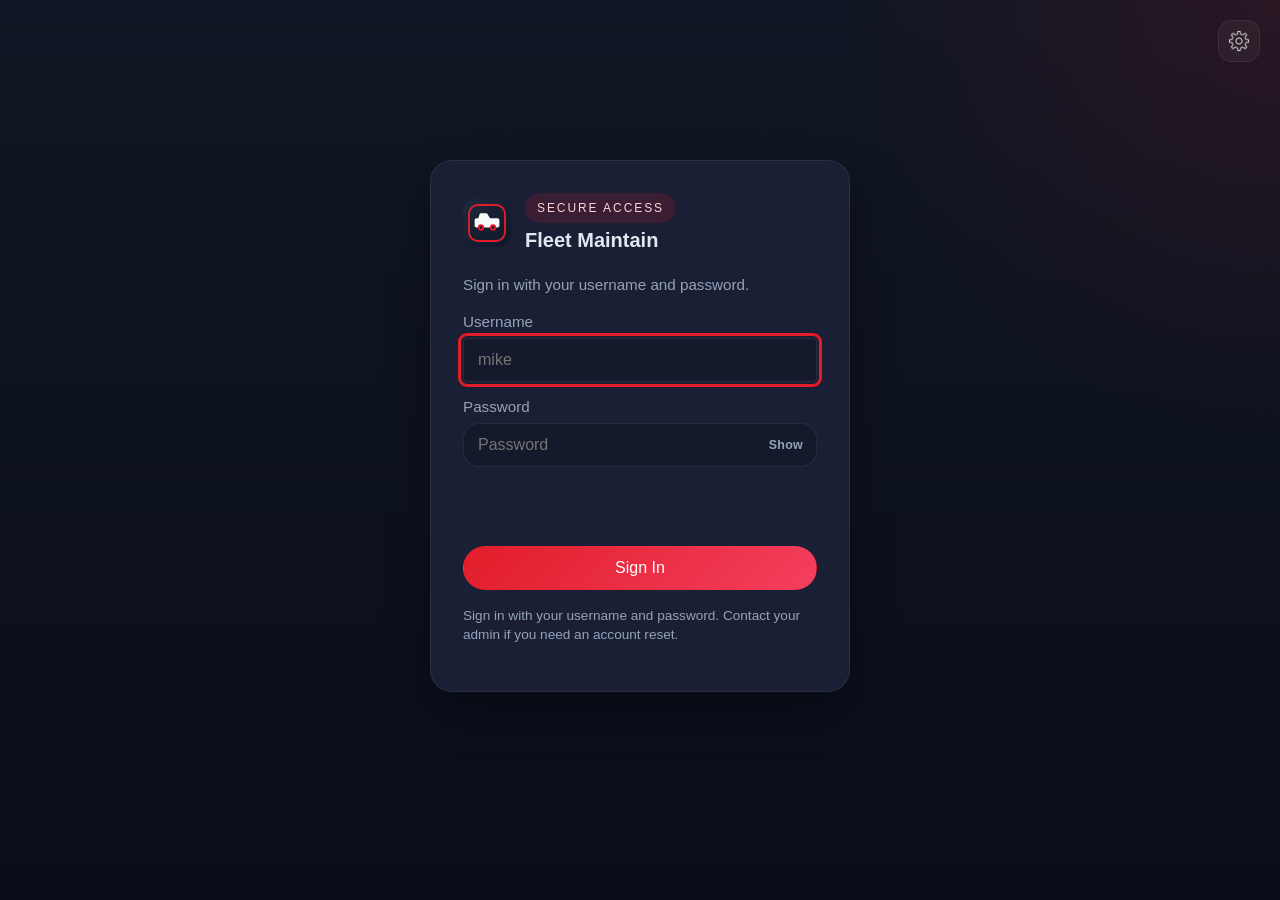
<file: login.html>
<!DOCTYPE html>
<html lang="en">
  <head>
    <meta charset="UTF-8" />
    <meta name="viewport" content="width=device-width, initial-scale=1.0" />
    <title>Sign In | Fleet Maintain</title>
    <link rel="icon" href="logo.svg" type="image/svg+xml" />
    <script src="themes.js?v=1.9.0"></script>
    <link rel="stylesheet" href="shared.css?v=1.9.0" />
    <script src="smi_events.js?v=1.9.0"></script>
    <script src="settings.js?v=1.9.0"></script>
    <style>
      .login-shell {
        min-height: calc(100vh - 48px);
        display: grid;
        place-items: center;
        padding: 24px 0;
      }

      .login-card {
        width: min(420px, 100%);
        padding: 32px;
      }

      .login-brand {
        display: flex;
        align-items: center;
        gap: 14px;
        margin-bottom: 24px;
      }

      .login-brand img {
        width: 48px;
        height: 48px;
        object-fit: contain;
      }

      .login-form {
        display: grid;
        gap: 16px;
        margin-top: 20px;
      }

      .login-error {
        color: #fca5a5;
        font-size: 0.9rem;
        min-height: 1.2em;
      }

      .login-hint {
        margin-top: 16px;
        font-size: 0.85rem;
        color: var(--muted);
        line-height: 1.45;
      }
    </style>
  </head>
  <body>
    <div class="page login-shell">
      <section class="card login-card">
        <div class="login-brand">
          <img src="logo.svg" alt="Fleet Maintain" />
          <div>
            <span class="eyebrow">Secure Access</span>
            <h2 style="margin: 6px 0 0;">Fleet Maintain</h2>
          </div>
        </div>
        <p class="hero-sub">Sign in with your username and password.</p>
        <form class="login-form" id="login-form">
          <div class="filter-group">
            <label for="username">Username</label>
            <input id="username" type="text" autocomplete="username" required autofocus placeholder="mike" />
          </div>
          <div class="filter-group">
            <label for="password">Password</label>
            <input id="password" type="password" autocomplete="current-password" required placeholder="Password" />
          </div>
          <p class="login-error" id="login-error" aria-live="polite"></p>
          <button class="btn primary" type="submit" id="login-btn">Sign In</button>
        </form>
        <p class="login-hint">
          Sign in with your username and password. Contact your admin if you need an account reset.
        </p>
      </section>
    </div>

    <script>
      const params = new URLSearchParams(window.location.search);
      const nextUrl = params.get('next') || '/index.html';

      document.getElementById('login-form').addEventListener('submit', async (event) => {
        event.preventDefault();
        const btn = document.getElementById('login-btn');
        const errorEl = document.getElementById('login-error');
        const username = document.getElementById('username').value.trim();
        const password = document.getElementById('password').value;
        btn.disabled = true;
        errorEl.textContent = '';

        try {
          const response = await fetch('/api/auth/login', {
            method: 'POST',
            headers: { 'Content-Type': 'application/json' },
            credentials: 'same-origin',
            body: JSON.stringify({ username, password }),
          });
          if (!response.ok) {
            let detail = 'Incorrect username or password.';
            try {
              const body = await response.json();
              detail = body.detail || detail;
            } catch (err) {
              /* ignore */
            }
            errorEl.textContent = detail;
            btn.disabled = false;
            return;
          }
          window.location.href = nextUrl;
        } catch (err) {
          errorEl.textContent = 'Could not reach the server. Check your connection.';
          btn.disabled = false;
        }
      });
    </script>
  </body>
</html>
</file>
<file: shared.css>
html,
[data-theme='smi-racing'] {
  --bg: #0a0e1a;
  --panel: #1a1f35;
  --panel-strong: #141a2c;
  --text: #e2e8f0;
  --muted: #94a3b8;
  --accent: #e11d29;
  --accent-2: #f43f5e;
  --accent-soft: rgba(225, 29, 41, 0.16);
  --accent-border: rgba(225, 29, 41, 0.18);
  --border: rgba(226, 232, 240, 0.08);
  --shadow: 0 22px 45px rgba(0, 0, 0, 0.32);
  --success: #34d399;
  --warning: #fbbf24;
  --bg-glow: rgba(225, 29, 41, 0.12);
  --bg-top: #101623;
  --input-bg: rgba(20, 26, 44, 0.96);
  --modal-overlay: rgba(10, 14, 26, 0.76);
  --eyebrow-text: #ffd3d6;
  --surface: rgba(255, 255, 255, 0.04);
  --surface-hover: rgba(255, 255, 255, 0.06);
  --surface-border: rgba(255, 255, 255, 0.08);
}

[data-theme='dale-earnhardt'] {
  --bg: #050505;
  --panel: #111111;
  --panel-strong: #0a0a0a;
  --text: #f5f5f5;
  --muted: #9ca3af;
  --accent: #c41e3a;
  --accent-2: #7f1d1d;
  --accent-soft: rgba(196, 30, 58, 0.24);
  --accent-border: rgba(196, 30, 58, 0.34);
  --border: rgba(192, 192, 192, 0.16);
  --shadow: 0 22px 45px rgba(0, 0, 0, 0.62);
  --bg-glow: rgba(196, 30, 58, 0.14);
  --bg-top: #0a0a0a;
  --input-bg: rgba(10, 10, 10, 0.96);
  --modal-overlay: rgba(0, 0, 0, 0.84);
  --eyebrow-text: #fecaca;
  --surface: rgba(255, 255, 255, 0.05);
  --surface-hover: rgba(255, 255, 255, 0.08);
  --surface-border: rgba(192, 192, 192, 0.12);
}

[data-theme='jeff-gordon'] {
  --bg: #05102a;
  --panel: #0f2558;
  --panel-strong: #0a1a42;
  --text: #eff6ff;
  --muted: #93c5fd;
  --accent: #ffd100;
  --accent-2: #e4002b;
  --accent-soft: rgba(255, 209, 0, 0.2);
  --accent-border: rgba(255, 209, 0, 0.32);
  --border: rgba(147, 197, 253, 0.16);
  --shadow: 0 22px 45px rgba(0, 0, 0, 0.45);
  --bg-glow: rgba(228, 0, 43, 0.18);
  --bg-top: #08153a;
  --input-bg: rgba(10, 26, 66, 0.96);
  --modal-overlay: rgba(5, 16, 42, 0.82);
  --eyebrow-text: #fef08a;
  --surface: rgba(255, 255, 255, 0.05);
  --surface-hover: rgba(255, 255, 255, 0.08);
  --surface-border: rgba(147, 197, 253, 0.14);
}

[data-theme='richard-petty'] {
  --bg: #081228;
  --panel: #12306e;
  --panel-strong: #0c2252;
  --text: #f8fafc;
  --muted: #bfdbfe;
  --accent: #dc2626;
  --accent-2: #1e40af;
  --accent-soft: rgba(220, 38, 38, 0.22);
  --accent-border: rgba(220, 38, 38, 0.34);
  --border: rgba(191, 219, 254, 0.14);
  --shadow: 0 22px 45px rgba(0, 0, 0, 0.42);
  --bg-glow: rgba(30, 64, 175, 0.2);
  --bg-top: #0a1838;
  --input-bg: rgba(12, 34, 82, 0.96);
  --modal-overlay: rgba(8, 18, 40, 0.82);
  --eyebrow-text: #fecaca;
  --surface: rgba(255, 255, 255, 0.05);
  --surface-hover: rgba(255, 255, 255, 0.08);
  --surface-border: rgba(191, 219, 254, 0.12);
}

[data-theme='daytona-night'] {
  --bg: #060608;
  --panel: #141414;
  --panel-strong: #0d0d0d;
  --text: #fafafa;
  --muted: #d4d4d8;
  --accent: #f5c518;
  --accent-2: #ca8a04;
  --accent-soft: rgba(245, 197, 24, 0.2);
  --accent-border: rgba(245, 197, 24, 0.32);
  --border: rgba(245, 197, 24, 0.14);
  --shadow: 0 22px 45px rgba(0, 0, 0, 0.55);
  --bg-glow: rgba(245, 197, 24, 0.14);
  --bg-top: #0c0c0c;
  --input-bg: rgba(20, 20, 20, 0.96);
  --modal-overlay: rgba(0, 0, 0, 0.84);
  --eyebrow-text: #fef08a;
  --surface: rgba(255, 255, 255, 0.05);
  --surface-hover: rgba(255, 255, 255, 0.08);
  --surface-border: rgba(245, 197, 24, 0.1);
}

[data-theme='jimmie-johnson'] {
  --bg: #061528;
  --panel: #0c2d5c;
  --panel-strong: #082247;
  --text: #eff6ff;
  --muted: #93c5fd;
  --accent: #ffd100;
  --accent-2: #f59e0b;
  --accent-soft: rgba(255, 209, 0, 0.2);
  --accent-border: rgba(255, 209, 0, 0.34);
  --border: rgba(147, 197, 253, 0.14);
  --shadow: 0 22px 45px rgba(0, 0, 0, 0.48);
  --bg-glow: rgba(255, 209, 0, 0.16);
  --bg-top: #081c3a;
  --input-bg: rgba(8, 34, 71, 0.96);
  --modal-overlay: rgba(6, 21, 40, 0.84);
  --eyebrow-text: #fef08a;
  --surface: rgba(255, 255, 255, 0.05);
  --surface-hover: rgba(255, 255, 255, 0.08);
  --surface-border: rgba(147, 197, 253, 0.12);
}

[data-theme='tony-stewart'] {
  --bg: #0a0806;
  --panel: #1a140f;
  --panel-strong: #120e0a;
  --text: #faf5f0;
  --muted: #d6d3d1;
  --accent: #f97316;
  --accent-2: #ea580c;
  --accent-soft: rgba(249, 115, 22, 0.22);
  --accent-border: rgba(249, 115, 22, 0.34);
  --border: rgba(250, 245, 240, 0.1);
  --shadow: 0 22px 45px rgba(0, 0, 0, 0.58);
  --bg-glow: rgba(249, 115, 22, 0.16);
  --bg-top: #120d09;
  --input-bg: rgba(18, 14, 10, 0.96);
  --modal-overlay: rgba(10, 8, 6, 0.86);
  --eyebrow-text: #fed7aa;
  --surface: rgba(255, 255, 255, 0.05);
  --surface-hover: rgba(255, 255, 255, 0.08);
  --surface-border: rgba(250, 245, 240, 0.1);
}

[data-theme='kyle-busch'] {
  --bg: #1a0508;
  --panel: #3d0f18;
  --panel-strong: #2a0a10;
  --text: #fef2f2;
  --muted: #fecaca;
  --accent: #eab308;
  --accent-2: #dc2626;
  --accent-soft: rgba(234, 179, 8, 0.22);
  --accent-border: rgba(234, 179, 8, 0.34);
  --border: rgba(254, 202, 202, 0.12);
  --shadow: 0 22px 45px rgba(0, 0, 0, 0.5);
  --bg-glow: rgba(220, 38, 38, 0.18);
  --bg-top: #24060c;
  --input-bg: rgba(42, 10, 16, 0.96);
  --modal-overlay: rgba(26, 5, 8, 0.86);
  --eyebrow-text: #fef08a;
  --surface: rgba(255, 255, 255, 0.05);
  --surface-hover: rgba(255, 255, 255, 0.08);
  --surface-border: rgba(254, 202, 202, 0.1);
}

[data-theme='bill-elliott'] {
  --bg: #0a1028;
  --panel: #152a5c;
  --panel-strong: #0f2048;
  --text: #f8fafc;
  --muted: #bfdbfe;
  --accent: #dc2626;
  --accent-2: #2563eb;
  --accent-soft: rgba(220, 38, 38, 0.22);
  --accent-border: rgba(220, 38, 38, 0.34);
  --border: rgba(191, 219, 254, 0.14);
  --shadow: 0 22px 45px rgba(0, 0, 0, 0.46);
  --bg-glow: rgba(37, 99, 235, 0.18);
  --bg-top: #0c1636;
  --input-bg: rgba(15, 32, 72, 0.96);
  --modal-overlay: rgba(10, 16, 40, 0.84);
  --eyebrow-text: #fecaca;
  --surface: rgba(255, 255, 255, 0.05);
  --surface-hover: rgba(255, 255, 255, 0.08);
  --surface-border: rgba(191, 219, 254, 0.12);
}

[data-theme='mark-martin'] {
  --bg: #12100a;
  --panel: #2a2418;
  --panel-strong: #1c1810;
  --text: #fefce8;
  --muted: #fde68a;
  --accent: #ca8a04;
  --accent-2: #b91c1c;
  --accent-soft: rgba(202, 138, 4, 0.22);
  --accent-border: rgba(202, 138, 4, 0.34);
  --border: rgba(253, 230, 138, 0.12);
  --shadow: 0 22px 45px rgba(0, 0, 0, 0.5);
  --bg-glow: rgba(185, 28, 28, 0.16);
  --bg-top: #18140c;
  --input-bg: rgba(28, 24, 16, 0.96);
  --modal-overlay: rgba(18, 16, 10, 0.86);
  --eyebrow-text: #fde68a;
  --surface: rgba(255, 255, 255, 0.05);
  --surface-hover: rgba(255, 255, 255, 0.08);
  --surface-border: rgba(253, 230, 138, 0.1);
}

[data-theme='custom'] {
  --bg: #0a0e1a;
  --panel: #1a1f35;
  --panel-strong: #141a2c;
  --text: #e2e8f0;
  --muted: #94a3b8;
  --accent: #e11d29;
  --accent-2: #f43f5e;
  --accent-soft: rgba(225, 29, 41, 0.16);
  --accent-border: rgba(225, 29, 41, 0.18);
  --border: rgba(226, 232, 240, 0.08);
  --shadow: 0 22px 45px rgba(0, 0, 0, 0.32);
  --success: #34d399;
  --warning: #fbbf24;
  --bg-glow: rgba(225, 29, 41, 0.12);
  --bg-top: #101623;
  --input-bg: rgba(20, 26, 44, 0.96);
  --modal-overlay: rgba(10, 14, 26, 0.76);
  --eyebrow-text: #ffd3d6;
  --surface: rgba(255, 255, 255, 0.04);
  --surface-hover: rgba(255, 255, 255, 0.06);
  --surface-border: rgba(255, 255, 255, 0.08);
}

* {
  box-sizing: border-box;
}

html {
  scroll-behavior: smooth;
}

body {
  margin: 0;
  min-height: 100vh;
  font-family: Inter, "Segoe UI", Roboto, sans-serif;
  background:
    radial-gradient(circle at top right, var(--bg-glow), transparent 28%),
    linear-gradient(180deg, var(--bg-top) 0%, var(--bg) 100%);
  color: var(--text);
  transition: background 220ms ease, color 220ms ease;
}

button,
input,
select,
textarea {
  font: inherit;
}

.password-toggle-wrap {
  position: relative;
  display: block;
  width: 100%;
}

.password-toggle-wrap input {
  width: 100%;
  padding-right: 4.25rem;
}

.password-toggle-btn {
  position: absolute;
  right: 6px;
  top: 50%;
  transform: translateY(-50%);
  border: 0;
  background: transparent;
  color: var(--muted);
  font-size: 0.78rem;
  font-weight: 600;
  letter-spacing: 0.02em;
  padding: 6px 8px;
  border-radius: 8px;
  cursor: pointer;
}

.password-toggle-btn:hover {
  color: var(--text);
  background: var(--surface-hover);
}

img {
  max-width: 100%;
}

a {
  color: inherit;
  text-decoration: none;
}

.page {
  max-width: 1280px;
  margin: 0 auto;
  padding: 24px;
}

.nav {
  display: flex;
  justify-content: space-between;
  align-items: center;
  gap: 18px;
  padding: 16px 0;
  flex-wrap: wrap;
}

.nav-settings-btn {
  display: inline-flex;
  align-items: center;
  justify-content: center;
  width: 42px;
  height: 42px;
  padding: 0;
  border-radius: 14px;
  border: 1px solid var(--border);
  background: var(--surface);
  color: var(--text);
  cursor: pointer;
  transition: background 160ms ease, border-color 160ms ease, transform 160ms ease;
}

.nav-settings-icon {
  width: 22px;
  height: 22px;
  display: block;
  object-fit: contain;
  filter: brightness(0) invert(0.92);
}

.nav-settings-btn:hover {
  background: var(--accent-soft);
  border-color: var(--accent-border);
  transform: rotate(18deg);
}

.nav-settings-btn--floating {
  position: fixed;
  top: 20px;
  right: 20px;
  z-index: 40;
}

.settings-panel {
  width: min(640px, 100%);
  max-height: 90vh;
  overflow: auto;
}

.settings-subblock {
  margin-top: 16px;
}

.settings-subblock h4 {
  margin: 0 0 8px;
  font-size: 0.92rem;
  color: var(--muted);
}

.settings-toggle-group {
  display: grid;
  grid-template-columns: repeat(2, minmax(0, 1fr));
  gap: 10px;
}

.settings-toggle {
  padding: 12px 14px;
  border-radius: 14px;
  border: 1px solid var(--border);
  background: var(--surface);
  color: inherit;
  font: inherit;
  font-size: 0.88rem;
  font-weight: 600;
  cursor: pointer;
  transition: border-color 160ms ease, background 160ms ease;
}

.settings-toggle:hover,
.settings-toggle.active {
  border-color: var(--accent);
  background: var(--accent-soft);
}

.settings-checklist {
  display: grid;
  gap: 10px;
  margin-top: 12px;
}

.settings-check-row {
  display: flex;
  align-items: center;
  gap: 10px;
  padding: 12px 14px;
  border-radius: 14px;
  border: 1px solid var(--border);
  background: var(--surface);
  color: var(--text);
  font-size: 0.92rem;
  cursor: pointer;
}

.settings-check-row input {
  width: auto;
  margin: 0;
}

.settings-about {
  display: grid;
  gap: 8px;
  margin-top: 8px;
}

.settings-about a {
  color: var(--accent);
}

.settings-save-bar {
  margin-top: 20px;
  padding-top: 16px;
  border-top: 1px solid var(--border);
}

.settings-save-status {
  color: var(--muted);
  font-size: 0.85rem;
}

.settings-section + .settings-section {
  margin-top: 24px;
  padding-top: 20px;
  border-top: 1px solid var(--border);
}

.settings-section h3 {
  margin: 0 0 8px;
}

.settings-form {
  display: grid;
  gap: 12px;
  margin-top: 12px;
}

.settings-form label {
  display: grid;
  gap: 6px;
  color: var(--muted);
  font-size: 0.88rem;
}

.settings-form input.readonly-field,
.settings-form input:disabled {
  opacity: 0.72;
  cursor: not-allowed;
}

.theme-grid {
  display: grid;
  grid-template-columns: repeat(auto-fill, minmax(280px, 1fr));
  gap: 10px;
  margin-top: 12px;
}

.custom-theme-form {
  grid-template-columns: repeat(auto-fill, minmax(180px, 1fr));
  margin-top: 12px;
}

.custom-theme-form input[type='color'] {
  width: 100%;
  min-height: 42px;
  padding: 4px;
  border-radius: 12px;
  border: 1px solid var(--border);
  background: var(--input-bg);
  cursor: pointer;
}

.custom-theme-actions {
  display: flex;
  flex-wrap: wrap;
  gap: 10px;
  margin-top: 12px;
}

.theme-option {
  display: flex;
  justify-content: space-between;
  align-items: center;
  gap: 14px;
  width: 100%;
  padding: 14px 16px;
  border-radius: 16px;
  border: 1px solid var(--border);
  background: var(--surface);
  color: inherit;
  text-align: left;
  cursor: pointer;
  transition: border-color 160ms ease, background 160ms ease, transform 160ms ease;
}

.theme-option:hover,
.theme-option.active {
  border-color: var(--accent);
  background: var(--accent-soft);
  box-shadow: inset 0 0 0 1px var(--accent-border);
}

.theme-option-top {
  display: grid;
  gap: 2px;
}

.theme-option-sub {
  color: var(--muted);
  font-size: 0.85rem;
}

.theme-swatches {
  display: inline-flex;
  gap: 6px;
}

.theme-swatches span {
  width: 18px;
  height: 18px;
  border-radius: 999px;
  border: 1px solid rgba(255, 255, 255, 0.2);
}

.brand {
  display: flex;
  align-items: center;
  gap: 14px;
  font-weight: 700;
  transition: opacity 160ms ease;
}

.brand:hover {
  opacity: 0.9;
}

.brand-mark {
  width: 46px;
  height: 46px;
  border-radius: 50%;
  overflow: hidden;
  flex-shrink: 0;
  background: #ffffff;
  box-shadow: 0 12px 28px rgba(0, 0, 0, 0.28);
}

.brand-logo {
  width: 100%;
  height: 100%;
  object-fit: cover;
  display: block;
}

.nav-actions {
  display: flex;
  align-items: center;
  gap: 12px;
  flex-wrap: wrap;
}

.nav-user {
  display: flex;
  align-items: center;
  gap: 10px;
  flex-wrap: wrap;
  padding: 6px 10px;
  border-radius: 999px;
  border: 1px solid var(--border);
  background: var(--surface);
}

.nav-user-name {
  font-size: 0.9rem;
  font-weight: 600;
}

.nav-user-role {
  font-size: 0.78rem;
  color: var(--muted);
  text-transform: capitalize;
}

.nav-logout-btn {
  padding: 6px 10px;
  min-height: 0;
  font-size: 0.82rem;
}

.admin-users-list {
  display: grid;
  gap: 10px;
  margin-bottom: 16px;
}

.admin-user-row {
  display: flex;
  justify-content: space-between;
  gap: 12px;
  padding: 12px 14px;
  border-radius: 14px;
  border: 1px solid var(--border);
  background: var(--surface);
}

.admin-user-row strong {
  display: block;
}

.admin-user-row .hero-sub {
  margin-top: 4px;
}

.admin-user-actions {
  display: flex;
  flex-wrap: wrap;
  gap: 8px;
  align-items: center;
  flex-shrink: 0;
}

.admin-user-actions .btn {
  white-space: nowrap;
}

.admin-user-actions .btn.danger {
  color: var(--danger, #dc2626);
  border-color: color-mix(in srgb, var(--danger, #dc2626) 35%, var(--border));
}

.admin-user-actions .btn.danger:hover {
  background: color-mix(in srgb, var(--danger, #dc2626) 12%, transparent);
}

.audit-list {
  list-style: none;
  margin: 0;
  padding: 0;
  display: grid;
  gap: 12px;
}

.audit-item {
  padding: 12px 14px;
  border-radius: 14px;
  border: 1px solid var(--border);
  background: var(--surface);
}

.audit-item-head {
  display: flex;
  justify-content: space-between;
  gap: 12px;
  align-items: baseline;
  flex-wrap: wrap;
}

.audit-item-time {
  color: var(--muted);
  font-size: 0.82rem;
  white-space: nowrap;
}

.audit-item-summary {
  margin: 6px 0 0;
  color: var(--text);
  font-size: 0.92rem;
}

.nav-links {
  display: flex;
  align-items: center;
  gap: 18px;
  flex-wrap: wrap;
}

.nav-links a {
  color: var(--muted);
  font-size: 0.95rem;
  transition: color 160ms ease;
}

.nav-links a.active,
.nav-links a:hover {
  color: var(--text);
}

.card,
.panel {
  background: var(--panel);
  border: 1px solid var(--border);
  border-radius: 22px;
  box-shadow: var(--shadow);
  transition: background 220ms ease, border-color 220ms ease, box-shadow 220ms ease;
}

.page-section {
  padding: 28px;
}

.hero-strip {
  display: flex;
  justify-content: space-between;
  align-items: flex-start;
  gap: 20px;
  margin-bottom: 24px;
}

.hero-strip h2 {
  margin-top: 10px;
  max-width: 720px;
  line-height: 1.35;
}

.hero-sub {
  margin-top: 10px;
  color: var(--muted);
  font-size: 0.95rem;
}

.quick-actions {
  display: flex;
  gap: 10px;
  flex-wrap: wrap;
  margin-bottom: 24px;
}

.dash-strip {
  display: grid;
  grid-template-columns: repeat(auto-fit, minmax(160px, 1fr));
  gap: 14px;
  margin-bottom: 24px;
}

.stat-card,
a.stat-card {
  background: var(--surface);
  border: 1px solid var(--surface-border);
  border-radius: 20px;
  padding: 20px;
  position: relative;
  overflow: hidden;
  transition: transform 160ms ease, border-color 160ms ease;
  color: inherit;
  text-decoration: none;
}

.stat-card-link,
.stat-card[role='button'] {
  cursor: pointer;
}

.stat-card-link:focus-visible,
.stat-card[role='button']:focus-visible {
  outline: 2px solid var(--accent);
  outline-offset: 2px;
}

.stat-card::before {
  content: "";
  position: absolute;
  top: 0;
  left: 0;
  right: 0;
  height: 3px;
  background: linear-gradient(90deg, var(--accent), transparent);
  opacity: 0.85;
}

.stat-card:hover,
.stat-card-link:hover,
.stat-card[role='button']:hover {
  transform: translateY(-2px);
  border-color: rgba(255, 255, 255, 0.14);
}

.stat-card-link::after,
a.stat-card::after {
  content: '→';
  position: absolute;
  top: 18px;
  right: 18px;
  color: var(--muted);
  font-size: 0.9rem;
  opacity: 0;
  transition: opacity 160ms ease, transform 160ms ease;
}

.stat-card-link:hover::after,
a.stat-card:hover::after {
  opacity: 1;
  transform: translateX(2px);
}

.stat-card span,
.stat-label {
  display: block;
  color: var(--muted);
  font-size: 0.88rem;
  margin-bottom: 8px;
}

.stat-card strong,
.stat-num {
  font-size: 2rem;
  font-weight: 700;
  line-height: 1.1;
  color: var(--text);
}

.stat-card.alert strong,
.stat-card.alert .stat-num {
  color: #fca5a5;
}

.section-title {
  margin: 28px 0 12px;
  font-size: 1.05rem;
  letter-spacing: 0.02em;
}

a.section-title-link {
  color: inherit;
  text-decoration: none;
  display: inline-flex;
  align-items: center;
  gap: 8px;
  transition: color 160ms ease;
}

a.section-title-link:hover {
  color: var(--accent);
}

a.section-title-link::after {
  content: '→';
  font-size: 0.9rem;
  opacity: 0;
  transition: opacity 160ms ease, transform 160ms ease;
}

a.section-title-link:hover::after {
  opacity: 1;
  transform: translateX(2px);
}

.recent-list {
  display: grid;
  gap: 10px;
}

.recent-row {
  display: grid;
  grid-template-columns: auto 1fr auto;
  gap: 8px 16px;
  align-items: center;
  padding: 14px 16px;
  border-radius: 16px;
  background: var(--surface);
  border: 1px solid var(--border);
  color: inherit;
  text-align: left;
  cursor: pointer;
  transition: background 160ms ease, transform 160ms ease;
}

.recent-row:hover {
  background: var(--surface-hover);
  transform: translateX(2px);
}

.recent-id {
  font-weight: 700;
  color: var(--accent);
}

.recent-title {
  font-weight: 500;
}

.recent-meta {
  grid-column: 1 / -1;
  color: var(--muted);
  font-size: 0.85rem;
}

.fleet-grid {
  display: grid;
  grid-template-columns: repeat(auto-fit, minmax(140px, 1fr));
  gap: 12px;
  margin-top: 12px;
}

.fleet-pill,
button.fleet-pill {
  padding: 14px 16px;
  border-radius: 16px;
  background: var(--surface);
  border: 1px solid var(--border);
  color: inherit;
  font: inherit;
  text-align: left;
  width: 100%;
  transition: background 160ms ease, border-color 160ms ease, transform 160ms ease;
}

button.fleet-pill {
  cursor: pointer;
}

button.fleet-pill:hover,
button.fleet-pill.active {
  background: var(--surface-hover);
  border-color: var(--accent-border);
  transform: translateY(-1px);
}

.fleet-table tbody tr[data-cart-id] {
  cursor: pointer;
}

.fleet-table tbody tr[data-cart-id]:hover {
  background: var(--surface-hover);
}

.fleet-pill strong {
  display: block;
  font-size: 1.4rem;
  margin-bottom: 4px;
}

.fleet-pill span {
  color: var(--muted);
  font-size: 0.85rem;
}

.page-footer {
  margin-top: 28px;
  padding: 18px 4px 8px;
  color: var(--muted);
  font-size: 0.85rem;
  text-align: center;
  border-top: 1px solid var(--border);
}

.empty-state {
  display: grid;
  place-items: center;
  min-height: 120px;
  padding: 24px;
  border-radius: 18px;
  border: 1px dashed rgba(255, 255, 255, 0.16);
  color: var(--muted);
  text-align: center;
}

.empty-state h3 {
  margin-bottom: 8px;
  color: var(--text);
}

.loading-pulse {
  animation: pulse 1.2s ease-in-out infinite;
}

@keyframes pulse {
  0%, 100% { opacity: 0.45; }
  50% { opacity: 1; }
}

.btn {
  display: inline-flex;
  align-items: center;
  justify-content: center;
  gap: 8px;
  padding: 12px 18px;
  border-radius: 999px;
  border: 1px solid transparent;
  cursor: pointer;
  transition: transform 160ms ease, box-shadow 160ms ease, background 160ms ease;
}

.btn:hover {
  transform: translateY(-1px);
}

.btn.primary {
  background: linear-gradient(135deg, var(--accent), var(--accent-2));
  color: white;
  border-color: transparent;
}

.btn.secondary {
  background: var(--surface-hover);
  color: var(--text);
  border-color: var(--surface-border);
}

.btn.ghost {
  background: transparent;
  color: var(--text);
  border-color: rgba(255, 255, 255, 0.12);
}

input,
select,
textarea {
  width: 100%;
  padding: 12px 14px;
  border-radius: 16px;
  border: 1px solid var(--surface-border);
  background: var(--input-bg);
  color: var(--text);
}

textarea {
  min-height: 110px;
  resize: vertical;
}

label {
  display: block;
  margin-bottom: 8px;
  color: var(--muted);
  font-size: 0.95rem;
}

h1,
h2,
h3,
h4,
h5 {
  margin: 0;
}

h1 {
  font-size: clamp(2rem, 3.5vw, 3.4rem);
  line-height: 1.05;
}

h2 {
  font-size: 1.25rem;
}

.eyebrow {
  display: inline-flex;
  padding: 8px 12px;
  border-radius: 999px;
  font-size: 0.75rem;
  letter-spacing: 0.16em;
  text-transform: uppercase;
  background: var(--accent-soft);
  color: var(--eyebrow-text);
}

.badge,
.pill {
  display: inline-flex;
  align-items: center;
  gap: 6px;
  padding: 6px 12px;
  border-radius: 999px;
  font-size: 0.82rem;
  font-weight: 600;
}

.badge {
  background: var(--surface-hover);
  color: var(--text);
}

.priority-low {
  background: rgba(16, 185, 129, 0.14);
  color: #a7f3d0;
}

.priority-medium {
  background: rgba(249, 115, 22, 0.16);
  color: #fed7aa;
}

.priority-high {
  background: rgba(234, 88, 12, 0.16);
  color: #ffb347;
}

.priority-critical {
  background: rgba(225, 29, 41, 0.18);
  color: #ffccd5;
}

.status-open {
  background: rgba(59, 130, 246, 0.14);
  color: #93c5fd;
}

.status-in_progress {
  background: rgba(251, 191, 36, 0.16);
  color: #fde68a;
}

.status-on_hold {
  background: rgba(249, 115, 22, 0.16);
  color: #fdba74;
}

.status-completed {
  background: rgba(16, 185, 129, 0.16);
  color: #86efac;
}

.status-closed {
  background: rgba(148, 163, 184, 0.16);
  color: #cbd5e1;
}

.status-scheduled {
  background: rgba(59, 130, 246, 0.14);
  color: #93c5fd;
}

.pill {
  background: var(--surface-hover);
  color: var(--text);
}

.hidden {
  display: none !important;
}

.modal {
  position: fixed;
  inset: 0;
  display: grid;
  place-items: center;
  background: var(--modal-overlay);
  padding: 20px;
  z-index: 50;
}

.modal-panel {
  width: min(760px, 100%);
  max-height: min(90vh, 850px);
  overflow-y: auto;
  padding: 24px;
  position: relative;
}

.modal-header {
  display: flex;
  justify-content: space-between;
  align-items: center;
  gap: 16px;
  margin-bottom: 22px;
}

.settings-modal--forced .modal-panel {
  width: min(520px, 100%);
}

.settings-modal--forced #account-settings-section {
  margin-bottom: 0;
}

.snake-panel {
  width: min(360px, 100%);
  text-align: center;
}

.snake-tagline {
  margin: 0 0 12px;
}

.snake-hud {
  display: flex;
  justify-content: space-between;
  align-items: center;
  gap: 12px;
  margin-bottom: 12px;
  font-size: 0.95rem;
}

#snake-canvas {
  display: block;
  margin: 0 auto;
  border: 2px solid var(--border);
  border-radius: 8px;
  image-rendering: pixelated;
  background: #0a0a0a;
}

.snake-dpad {
  display: grid;
  grid-template-columns: repeat(3, 44px);
  grid-template-rows: repeat(3, 44px);
  gap: 6px;
  justify-content: center;
  margin: 14px auto 0;
}

.snake-dpad-btn {
  min-width: 44px;
  min-height: 44px;
  padding: 0;
  font-size: 1rem;
}

.snake-dpad-btn[data-dir='up'] {
  grid-column: 2;
  grid-row: 1;
}

.snake-dpad-btn[data-dir='left'] {
  grid-column: 1;
  grid-row: 2;
}

.snake-dpad-btn[data-dir='down'] {
  grid-column: 2;
  grid-row: 3;
}

.snake-dpad-btn[data-dir='right'] {
  grid-column: 3;
  grid-row: 2;
}

.grid {
  display: grid;
  gap: 18px;
}

@media (max-width: 900px) {
  .page {
    padding: 18px;
  }

  .nav {
    flex-direction: column;
    align-items: flex-start;
  }

  .dash-strip {
    grid-template-columns: repeat(2, minmax(0, 1fr));
  }

  .hero-strip {
    flex-direction: column;
  }
}

@media (max-width: 640px) {
  .dash-strip {
    grid-template-columns: 1fr;
  }

  .page-section {
    padding: 20px;
  }
}

html[data-layout='phone'] .page {
  padding: 14px;
}

html[data-layout='phone'] .nav {
  flex-direction: column;
  align-items: flex-start;
}

html[data-layout='phone'] .nav-links {
  display: grid;
  grid-template-columns: repeat(2, minmax(0, 1fr));
  gap: 10px;
  width: 100%;
}

html[data-layout='phone'] .dash-strip {
  grid-template-columns: repeat(2, minmax(0, 1fr));
}

html[data-layout='phone'] .hero-strip,
html[data-layout='phone'] .top-strip {
  flex-direction: column;
  align-items: flex-start;
}

html[data-layout='phone'] .filter-bar,
html[data-layout='phone'] .fleet-filter-bar {
  grid-template-columns: 1fr;
}

html[data-layout='phone'] .btn,
html[data-layout='phone'] .nav-settings-btn {
  min-height: 44px;
}

html[data-layout='phone'] .page-section {
  padding: 18px;
}

html[data-layout='laptop'] .page {
  max-width: 1280px;
}

html[data-layout='laptop'] .dash-strip {
  grid-template-columns: repeat(auto-fit, minmax(160px, 1fr));
}

/* Mobile-optimized styles */
html[data-layout='phone'] .btn {
  min-height: 48px;
  padding: 14px 20px;
  font-size: 1rem;
}

html[data-layout='phone'] .nav-settings-btn {
  min-width: 48px;
  min-height: 48px;
}

html[data-layout='phone'] .fleet-table th,
html[data-layout='phone'] .fleet-table td {
  padding: 12px 10px;
  font-size: 0.9rem;
}

html[data-layout='phone'] .stat-card,
html[data-layout='phone'] a.stat-card {
  padding: 16px;
}

html[data-layout='phone'] .stat-card strong,
html[data-layout='phone'] .stat-num {
  font-size: 1.8rem;
}

html[data-layout='phone'] .stat-card span,
html[data-layout='phone'] .stat-label {
  font-size: 0.9rem;
}

html[data-layout='phone'] .section-title {
  font-size: 1.15rem;
  margin: 24px 0 10px;
}

html[data-layout='phone'] .hero-sub {
  font-size: 0.95rem;
}

html[data-layout='phone'] .page-section {
  padding: 16px;
}

html[data-layout='phone'] .nav-links a {
  display: flex;
  align-items: center;
  justify-content: center;
  min-height: 52px;
  padding: 12px 14px;
  border-radius: 14px;
  border: 1px solid var(--border);
  background: var(--panel-strong);
  color: var(--text);
  font-size: 0.95rem;
  font-weight: 600;
  text-align: center;
  line-height: 1.2;
  transition: background 160ms ease, border-color 160ms ease, color 160ms ease;
}

html[data-layout='phone'] .nav-links a:hover,
html[data-layout='phone'] .nav-links a.active {
  background: var(--accent-soft);
  border-color: var(--accent-border);
  color: var(--text);
}

html[data-layout='phone'] .nav-actions {
  width: 100%;
  flex-direction: column;
  align-items: stretch;
}

html[data-layout='phone'] .nav-actions .nav-links {
  order: 2;
}

html[data-layout='phone'] .nav-actions .nav-settings-btn {
  order: 1;
  align-self: flex-end;
  margin-bottom: 4px;
}

html[data-layout='phone'] .filter-bar {
  gap: 12px;
}

html[data-layout='phone'] .filter-group {
  min-width: 100%;
}

html[data-layout='phone'] .admin-user-row {
  flex-wrap: wrap;
}

html[data-layout='phone'] .admin-user-actions {
  width: 100%;
}

html[data-layout='phone'] .admin-user-actions .btn {
  flex: 1 1 auto;
  justify-content: center;
}

html[data-layout='phone'] input,
html[data-layout='phone'] select {
  min-height: 44px;
  font-size: 16px; /* Prevents zoom on iOS */
}

html[data-layout='phone'] textarea {
  min-height: 120px;
  font-size: 16px;
}

/* Visual focus indicators */
*:focus-visible {
  outline: 3px solid var(--accent);
  outline-offset: 2px;
  border-radius: 4px;
}

button:focus-visible,
a:focus-visible,
input:focus-visible,
select:focus-visible,
textarea:focus-visible {
  outline: 3px solid var(--accent);
  outline-offset: 2px;
}

/* Enhanced touch targets for mobile */
@media (max-width: 768px) {
  .btn {
    min-height: 48px;
    padding: 14px 20px;
  }
  
  .nav-settings-btn {
    min-width: 48px;
    min-height: 48px;
  }
  
  input, select, textarea {
    min-height: 44px;
    font-size: 16px;
  }
  
  .fleet-table th,
  .fleet-table td {
    padding: 12px 10px;
  }
  
  .stat-card,
  a.stat-card {
    padding: 16px;
  }
}

/* Work order modal styles */
.wo-modal-panel {
  width: min(600px, 100%);
  max-height: 85vh;
  overflow-y: auto;
  padding: 24px;
}

.wo-modal-header {
  display: flex;
  justify-content: space-between;
  align-items: center;
  gap: 16px;
  margin-bottom: 20px;
}

.wo-modal-content {
  display: grid;
  gap: 16px;
}

.wo-modal-field {
  display: grid;
  gap: 6px;
}

.wo-modal-field label {
  font-size: 0.88rem;
  color: var(--muted);
  font-weight: 500;
}

.wo-modal-field .value {
  font-size: 0.95rem;
  color: var(--text);
  padding: 10px 12px;
  background: var(--surface);
  border-radius: 10px;
  border: 1px solid var(--border);
}

.wo-modal-actions {
  display: flex;
  gap: 10px;
  margin-top: 20px;
  padding-top: 16px;
  border-top: 1px solid var(--border);
}
</file>
